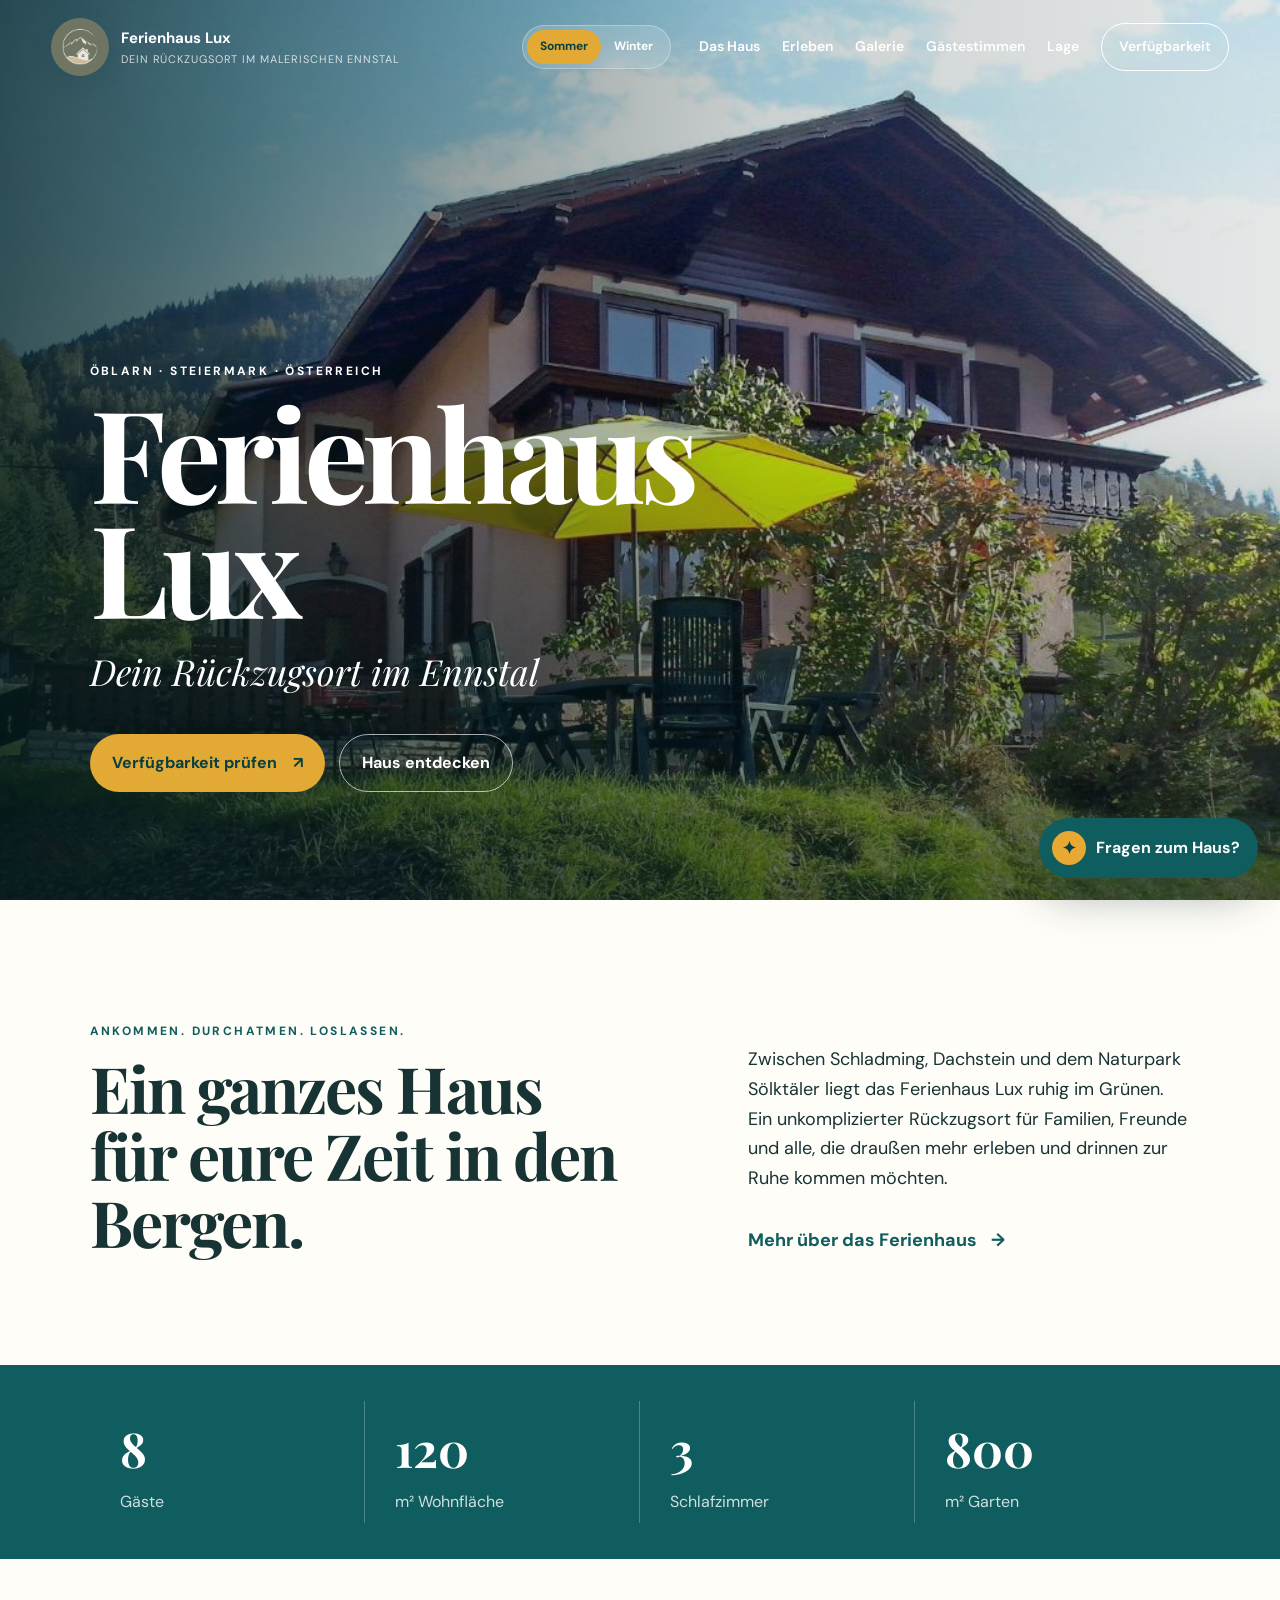
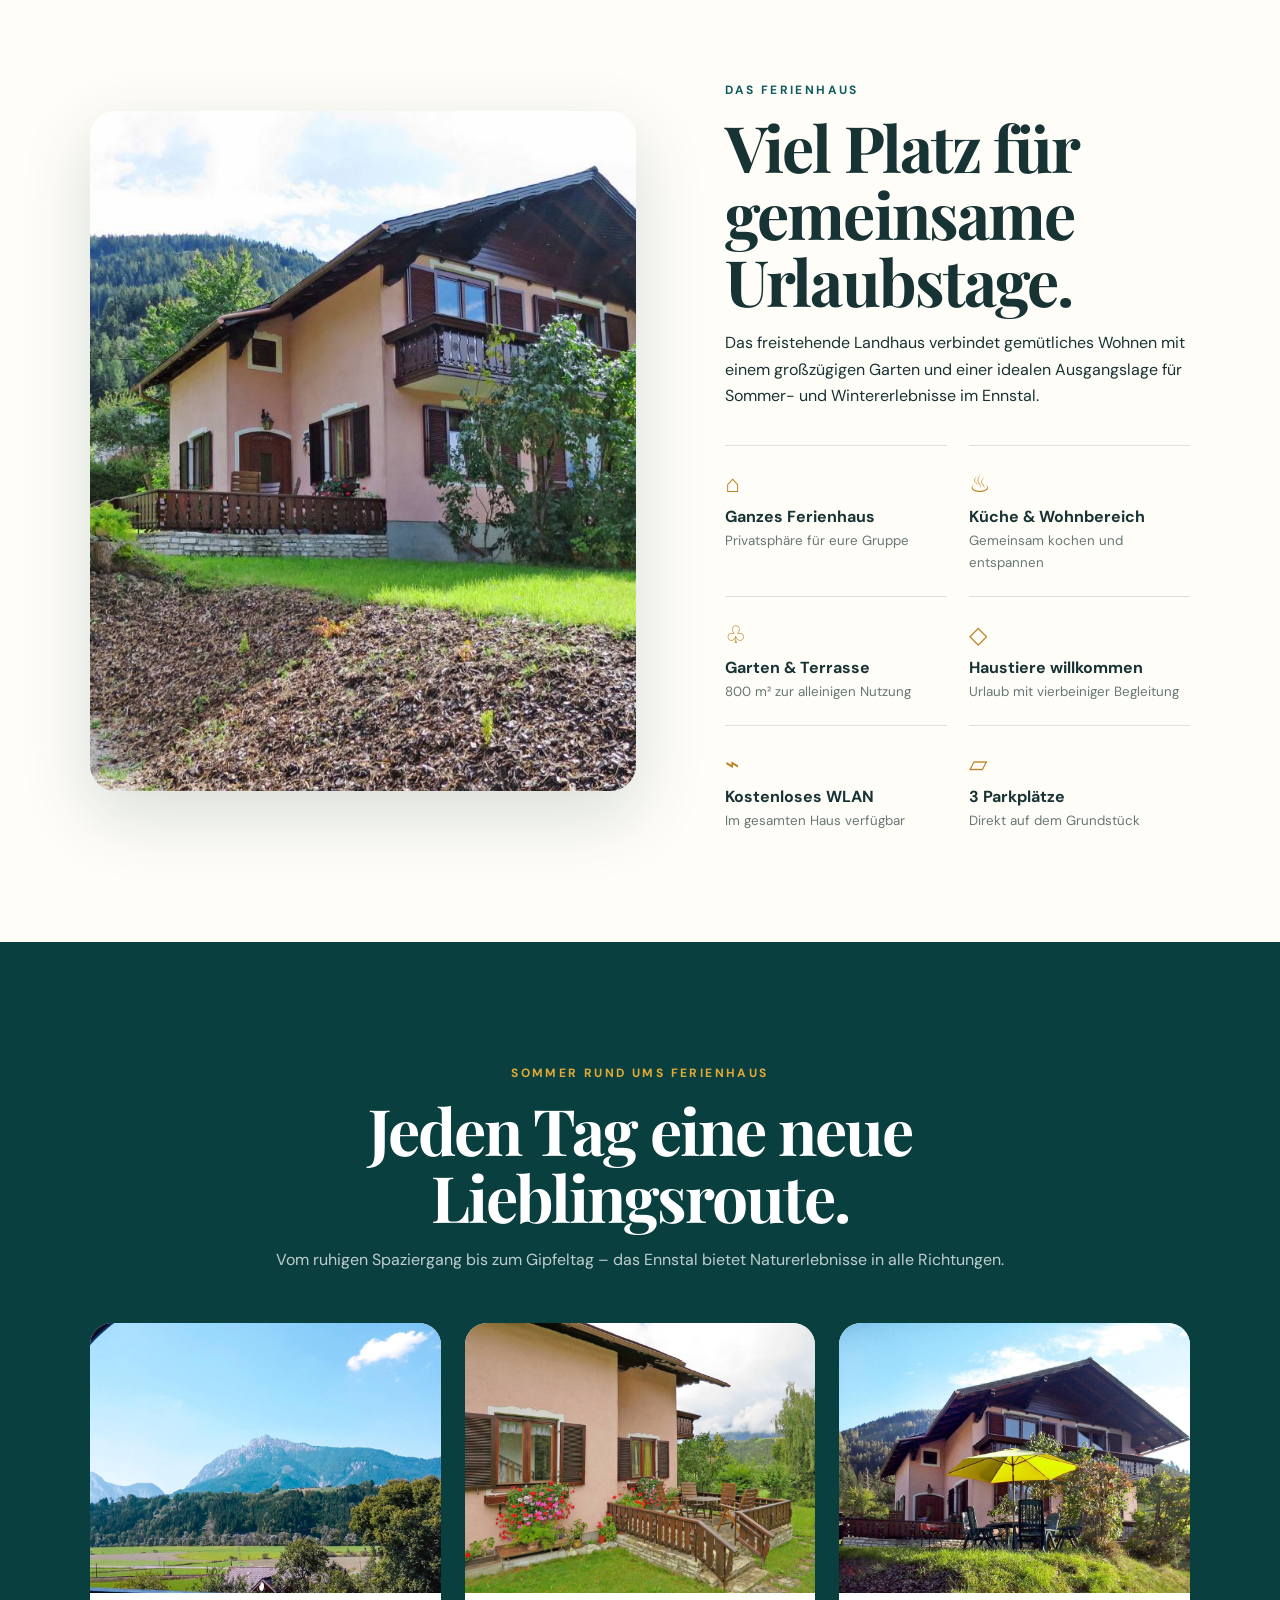
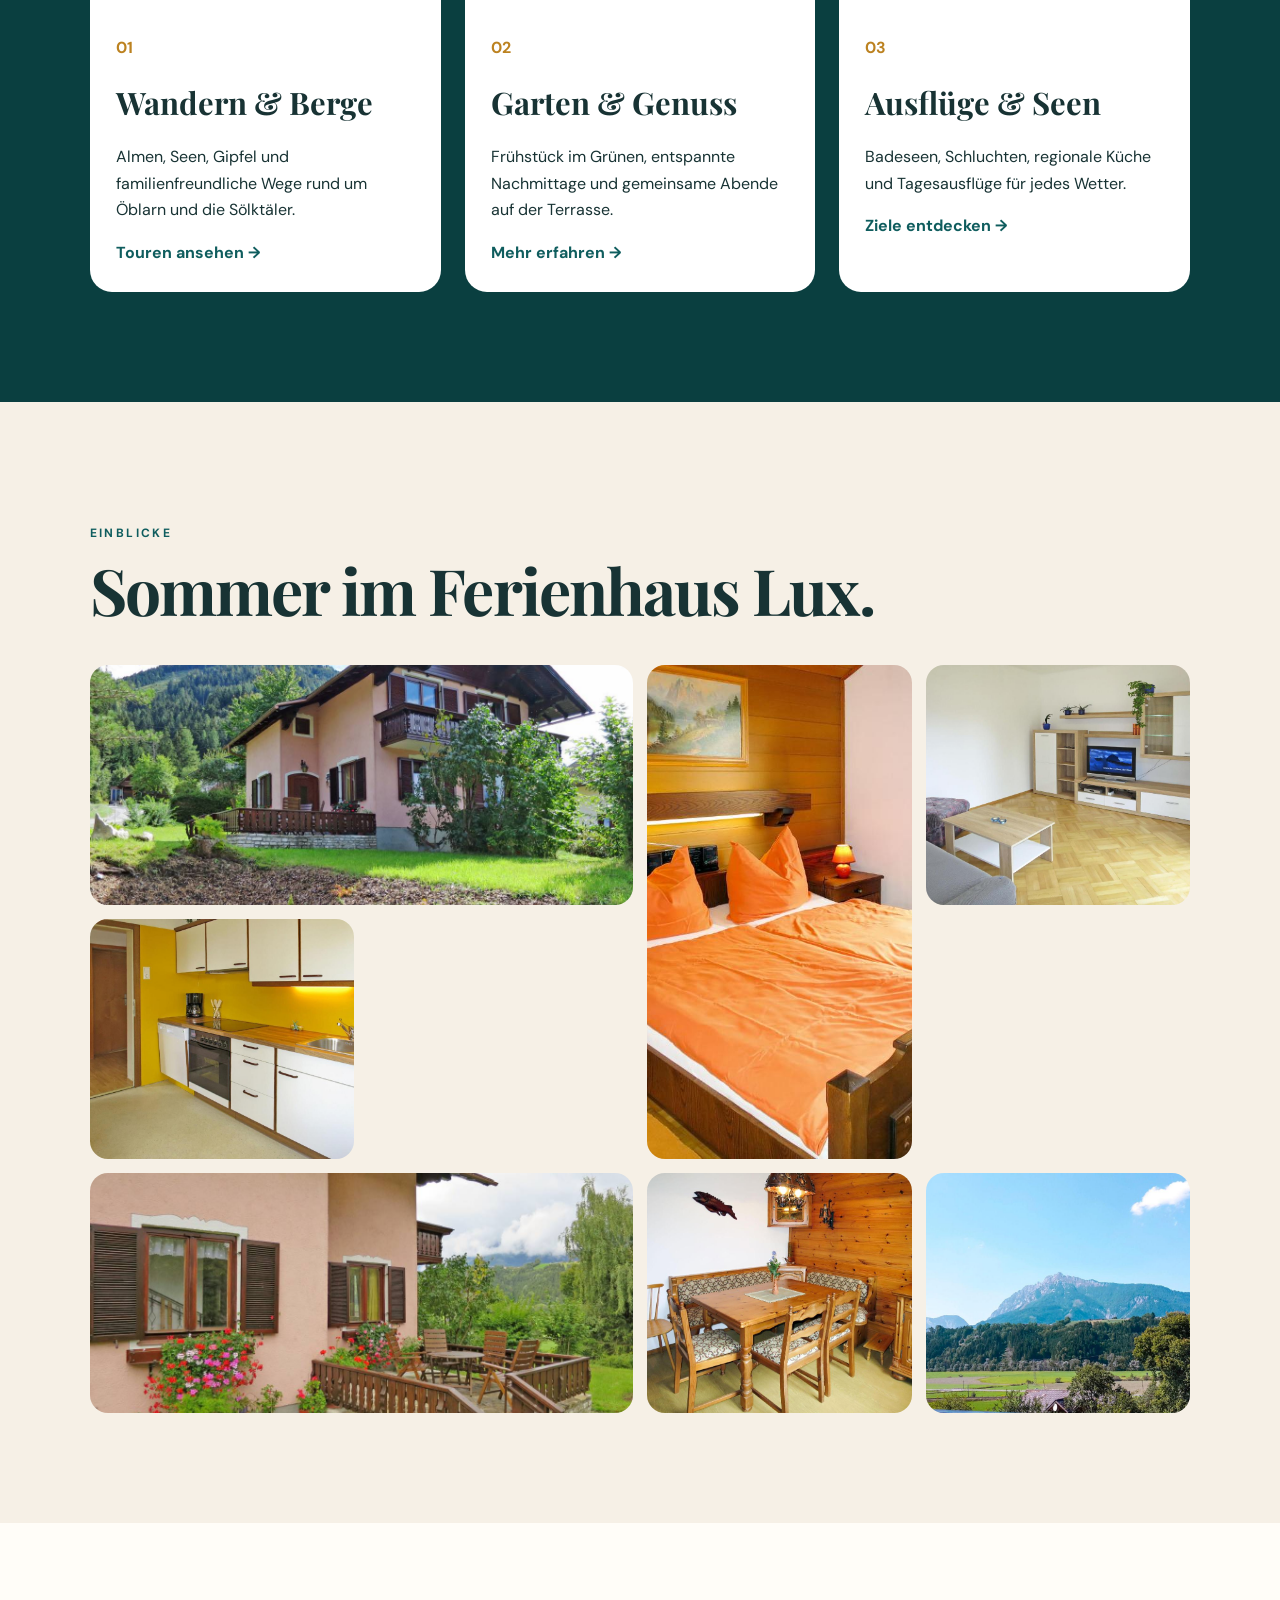
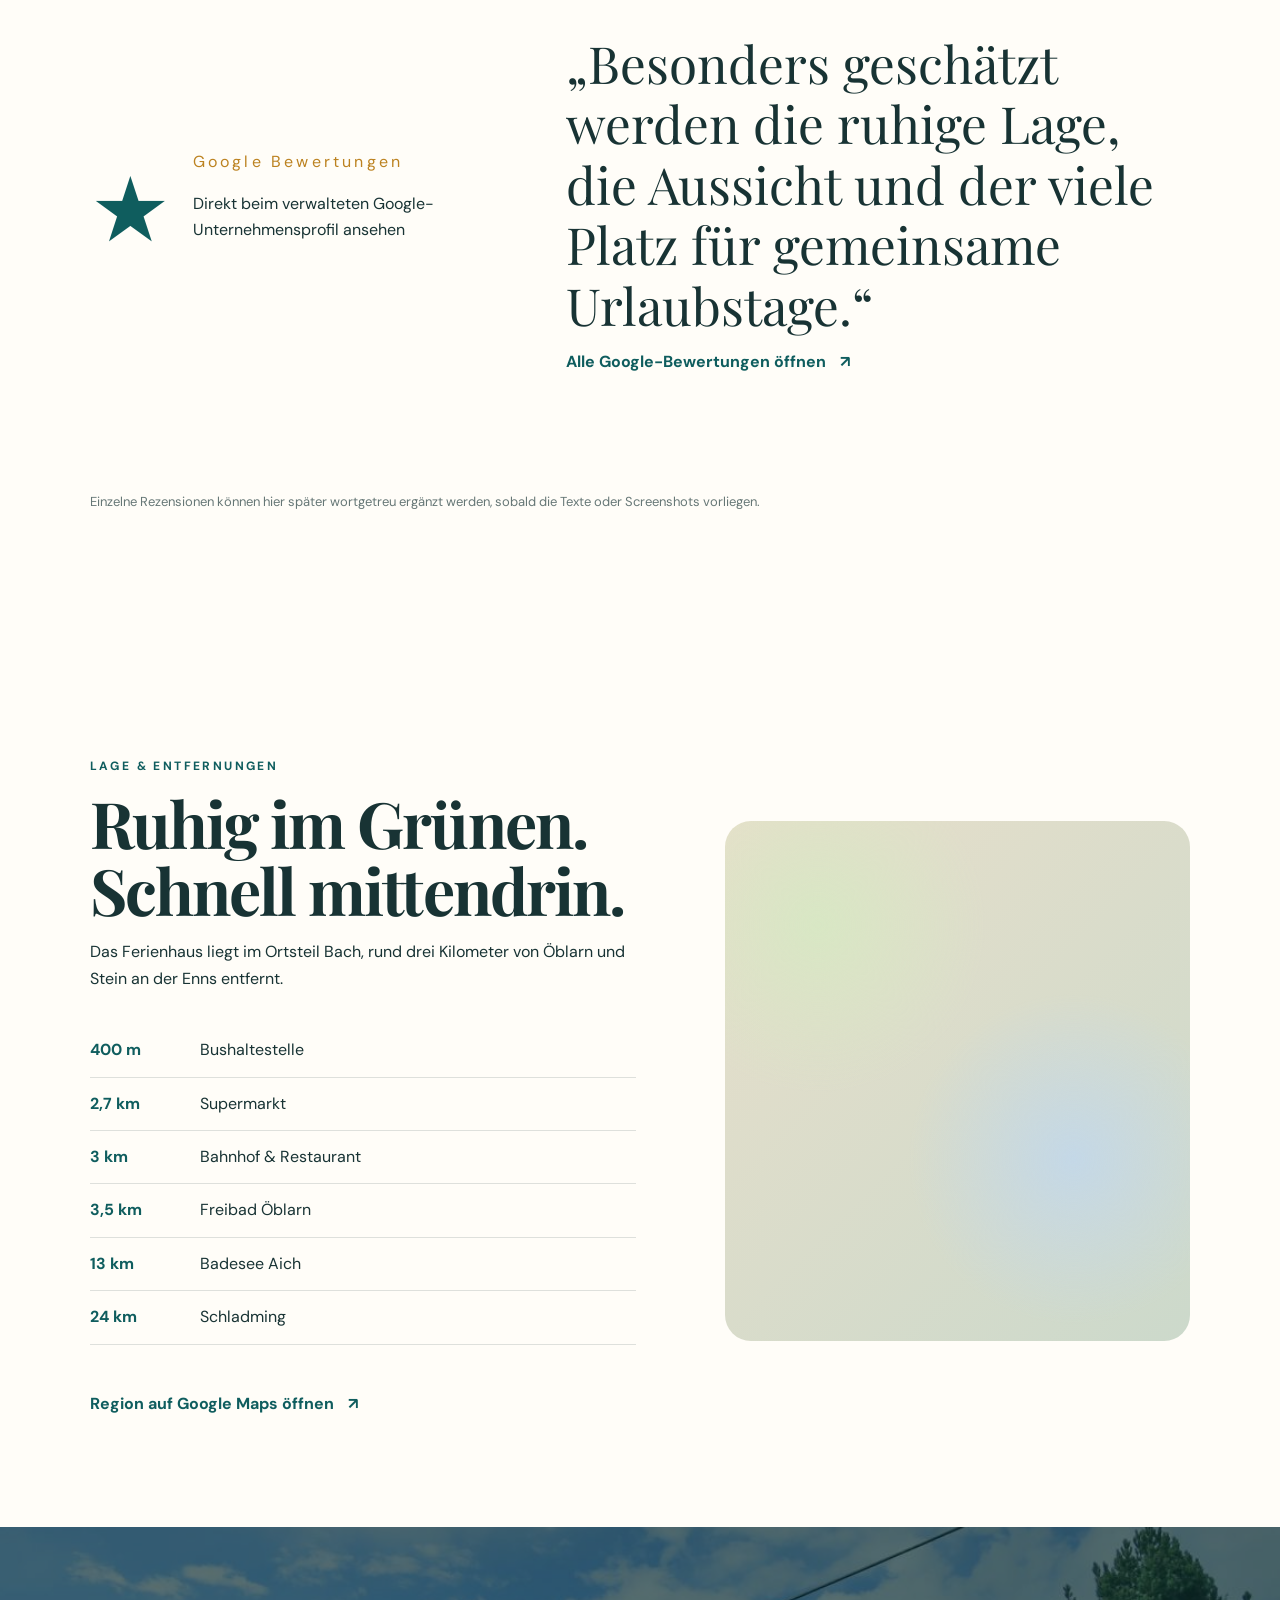
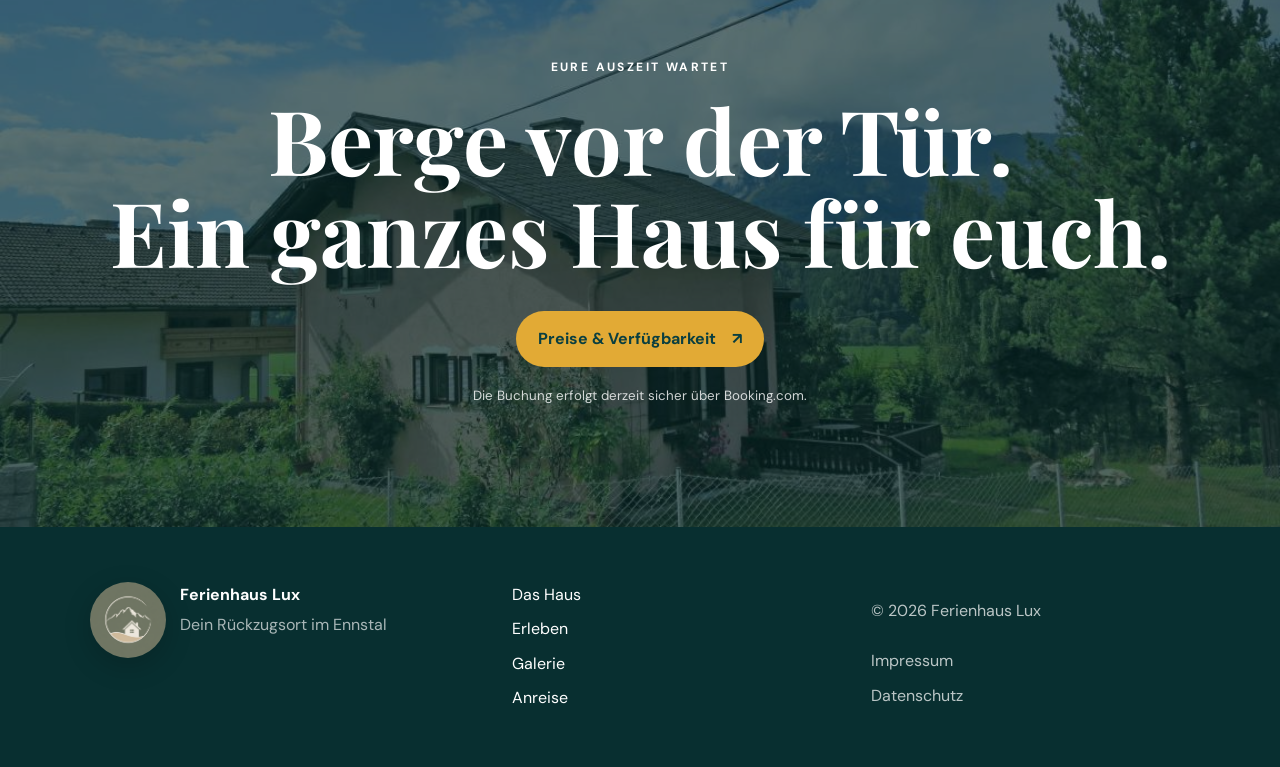
<file: index.html>
<!doctype html>
<html lang="de">
<head>
  <meta charset="utf-8" />
  <meta name="viewport" content="width=device-width, initial-scale=1" />
  <meta name="description" content="Ferienhaus Lux in Öblarn – Dein Rückzugsort im Ennstal. Platz für bis zu 8 Gäste, Garten, Bergnatur und ideale Lage für Wanderungen und Winterurlaub." />
  <title>Ferienhaus Lux | Dein Rückzugsort im malerischen Ennstal</title>
  <link rel="preconnect" href="https://fonts.googleapis.com">
  <link rel="preconnect" href="https://fonts.gstatic.com" crossorigin>
  <link href="https://fonts.googleapis.com/css2?family=DM+Sans:wght@400;500;600;700&family=Playfair+Display:ital,wght@0,600;1,500&display=swap" rel="stylesheet">
  <link rel="stylesheet" href="style.css" />
  <link rel="stylesheet" href="chat.css" />
  <script defer src="script.js"></script>
</head>
<body>
  <header class="site-header" id="siteHeader">
    <a class="brand" href="#top" aria-label="Zur Startseite">
      <img class="brand-logo" src="images/logo.png" alt="Logo Ferienhaus Lux" />
      <span><strong>Ferienhaus Lux</strong><small>Dein Rückzugsort im malerischen Ennstal</small></span>
    </a>
    <div class="season-switch" role="group" aria-label="Jahreszeit wählen">
      <button class="season-option active" data-season="summer" type="button">Sommer</button>
      <button class="season-option" data-season="winter" type="button">Winter</button>
    </div>
    <button class="menu-button" id="menuButton" aria-expanded="false" aria-controls="mainNav" aria-label="Menü öffnen"><span></span><span></span></button>
    <nav class="main-nav" id="mainNav">
      <a href="#haus">Das Haus</a><a href="#erleben">Erleben</a><a href="#galerie">Galerie</a><a href="#stimmen">Gästestimmen</a><a href="#lage">Lage</a>
      <a class="nav-cta" href="https://www.booking.com/hotel/at/ferienhaus-lux-260s.de.html" target="_blank" rel="noopener">Verfügbarkeit</a>
    </nav>
  </header>

  <main id="top">
    <section class="hero">
      <div class="hero-image summer-hero" role="img" aria-label="Ferienhaus Lux im Sommer"></div>
      <div class="hero-image winter-hero" role="img" aria-label="Ferienhaus Lux im Winter"></div>
      <div class="hero-shade"></div>
      <div class="hero-content reveal">
        <p class="eyebrow light">Öblarn · Steiermark · Österreich</p>
        <h1>Ferienhaus Lux</h1>
        <p class="hero-tagline" data-summer="Dein Rückzugsort im Ennstal" data-winter="Dein Rückzugsort im Ennstal">Dein Rückzugsort im Ennstal</p>
        <div class="hero-actions">
          <a class="button button-primary" href="https://www.booking.com/hotel/at/ferienhaus-lux-260s.de.html" target="_blank" rel="noopener">Verfügbarkeit prüfen <span>↗</span></a>
          <a class="button button-ghost" href="#haus">Haus entdecken</a>
        </div>
      </div>
      <a class="scroll-hint" href="#intro" aria-label="Weiter nach unten"><span></span>Entdecken</a>
    </section>

    <section class="intro section" id="intro">
      <div class="section-heading reveal">
        <p class="eyebrow">Ankommen. Durchatmen. Loslassen.</p>
        <h2>Ein ganzes Haus für eure Zeit in den Bergen.</h2>
      </div>
      <div class="intro-copy reveal">
        <p>Zwischen Schladming, Dachstein und dem Naturpark Sölktäler liegt das Ferienhaus Lux ruhig im Grünen. Ein unkomplizierter Rückzugsort für Familien, Freunde und alle, die draußen mehr erleben und drinnen zur Ruhe kommen möchten.</p>
        <a class="text-link" href="#haus">Mehr über das Ferienhaus <span>→</span></a>
      </div>
    </section>

    <section class="facts" aria-label="Eckdaten">
      <div class="fact reveal"><strong>8</strong><span>Gäste</span></div>
      <div class="fact reveal"><strong>120</strong><span>m² Wohnfläche</span></div>
      <div class="fact reveal"><strong>3</strong><span>Schlafzimmer</span></div>
      <div class="fact reveal"><strong>800</strong><span>m² Garten</span></div>
    </section>

    <section class="house section" id="haus">
      <div class="house-visual reveal">
        <img class="summer-content" src="images/vorderansicht2.jpg" alt="Ferienhaus Lux mit Garten im Sommer" />
        <img class="winter-content" src="images/winter_aussen2.jpeg" alt="Ferienhaus Lux in verschneiter Winterlandschaft" />
      </div>
      <div class="house-content reveal">
        <p class="eyebrow">Das Ferienhaus</p>
        <h2>Viel Platz für gemeinsame Urlaubstage.</h2>
        <p>Das freistehende Landhaus verbindet gemütliches Wohnen mit einem großzügigen Garten und einer idealen Ausgangslage für Sommer- und Wintererlebnisse im Ennstal.</p>
        <div class="feature-grid">
          <div><span>⌂</span><strong>Ganzes Ferienhaus</strong><small>Privatsphäre für eure Gruppe</small></div>
          <div><span>♨</span><strong>Küche & Wohnbereich</strong><small>Gemeinsam kochen und entspannen</small></div>
          <div><span>♧</span><strong>Garten & Terrasse</strong><small>800 m² zur alleinigen Nutzung</small></div>
          <div><span>◇</span><strong>Haustiere willkommen</strong><small>Urlaub mit vierbeiniger Begleitung</small></div>
          <div><span>⌁</span><strong>Kostenloses WLAN</strong><small>Im gesamten Haus verfügbar</small></div>
          <div><span>▱</span><strong>3 Parkplätze</strong><small>Direkt auf dem Grundstück</small></div>
        </div>
      </div>
    </section>

    <section class="experience section" id="erleben">
      <div class="section-heading centered reveal">
        <p class="eyebrow" data-summer="Sommer rund ums Ferienhaus" data-winter="Winter rund ums Ferienhaus">Sommer rund ums Ferienhaus</p>
        <h2 data-summer="Jeden Tag eine neue Lieblingsroute." data-winter="Schnee, Berge und stille Wintertage.">Jeden Tag eine neue Lieblingsroute.</h2>
        <p data-summer="Vom ruhigen Spaziergang bis zum Gipfeltag – das Ennstal bietet Naturerlebnisse in alle Richtungen." data-winter="Skifahren, Winterwandern und verschneite Ausflüge zwischen Schladming-Dachstein und Planneralm.">Vom ruhigen Spaziergang bis zum Gipfeltag – das Ennstal bietet Naturerlebnisse in alle Richtungen.</p>
      </div>
      <div class="cards summer-content">
        <article class="experience-card reveal"><img src="images/aussicht.jpg" alt="Blick auf den Grimming"><div><p class="card-index">01</p><h3>Wandern & Berge</h3><p>Almen, Seen, Gipfel und familienfreundliche Wege rund um Öblarn und die Sölktäler.</p><button class="card-button" data-modal="wandern">Touren ansehen →</button></div></article>
        <article class="experience-card reveal"><img src="images/terrasse.jpg" alt="Terrasse des Ferienhauses Lux"><div><p class="card-index">02</p><h3>Garten & Genuss</h3><p>Frühstück im Grünen, entspannte Nachmittage und gemeinsame Abende auf der Terrasse.</p><button class="card-button" data-modal="garten">Mehr erfahren →</button></div></article>
        <article class="experience-card reveal"><img src="images/vorderansicht.jpg" alt="Ferienhaus Lux im Sommer"><div><p class="card-index">03</p><h3>Ausflüge & Seen</h3><p>Badeseen, Schluchten, regionale Küche und Tagesausflüge für jedes Wetter.</p><button class="card-button" data-modal="ausfluege">Ziele entdecken →</button></div></article>
      </div>
      <div class="cards winter-content">
        <article class="experience-card reveal"><img src="images/winter_aussen1.jpeg" alt="Ferienhaus Lux im tief verschneiten Winter"><div><p class="card-index">01</p><h3>Skifahren</h3><p>Mehrere Skigebiete liegen gut erreichbar zwischen Schladming-Dachstein, Hauser Kaibling und Planneralm.</p><button class="card-button" data-modal="winter">Skigebiete ansehen →</button></div></article>
        <article class="experience-card reveal"><img src="images/winter_aussen2.jpeg" alt="Winteransicht des Ferienhauses Lux"><div><p class="card-index">02</p><h3>Winterwandern</h3><p>Verschneite Wege, klare Bergluft und ruhige Tage abseits der Pisten.</p><button class="card-button" data-modal="winterwandern">Wintertipps →</button></div></article>
        <article class="experience-card reveal"><img src="images/wohnzimmer.jpg" alt="Gemütliches Wohnzimmer im Ferienhaus Lux"><div><p class="card-index">03</p><h3>Gemütlich einkehren</h3><p>Nach einem Tag im Schnee wartet ein warmes Haus mit viel Platz für gemeinsame Abende.</p><button class="card-button" data-modal="winteraktiv">Mehr entdecken →</button></div></article>
      </div>
    </section>

    <section class="gallery section" id="galerie">
      <div class="section-heading reveal"><p class="eyebrow">Einblicke</p><h2 data-summer="Sommer im Ferienhaus Lux." data-winter="Winter im Ferienhaus Lux.">Sommer im Ferienhaus Lux.</h2></div>
      <div class="gallery-grid summer-gallery" id="summerGallery">
        <button class="gallery-item wide reveal"><img src="images/vorderansicht2.jpg" alt="Ferienhaus Lux mit Garten im Sommer" /></button>
        <button class="gallery-item tall reveal"><img src="images/zimmer_gross_balkon.jpg" alt="Großes Schlafzimmer mit Balkon" /></button>
        <button class="gallery-item reveal"><img src="images/wohnzimmer.jpg" alt="Helles Wohnzimmer" /></button>
        <button class="gallery-item reveal"><img src="images/kueche.jpg" alt="Voll ausgestattete Küche" /></button>
        <button class="gallery-item wide reveal"><img src="images/terrasse.jpg" alt="Terrasse und Garten" /></button>
        <button class="gallery-item reveal"><img src="images/fischerstueberl.jpg" alt="Gemütliche Stube" /></button>
        <button class="gallery-item reveal"><img src="images/aussicht.jpg" alt="Aussicht auf den Grimming" /></button>
      </div>
      <div class="gallery-grid winter-content" id="winterGallery">
        <button class="gallery-item wide reveal"><img src="images/winter_aussen1.jpeg" alt="Ferienhaus Lux im Winter von hinten" /></button>
        <button class="gallery-item wide reveal"><img src="images/winter_aussen2.jpeg" alt="Ferienhaus Lux im Winter von vorne" /></button>
        <button class="gallery-item reveal"><img src="images/wohnzimmer.jpg" alt="Wohnzimmer im Winterurlaub" /></button>
        <button class="gallery-item reveal"><img src="images/fischerstueberl.jpg" alt="Gemütliche Stube für Winterabende" /></button>
        <button class="gallery-item wide reveal"><img src="images/zimmer_gross_balkon.jpg" alt="Großes Schlafzimmer" /></button>
      </div>
    </section>

    <section class="testimonials section" id="stimmen">
      <div class="rating reveal"><span class="rating-number">★</span><div><div class="stars">Google Bewertungen</div><p>Direkt beim verwalteten Google-Unternehmensprofil ansehen</p></div></div>
      <div class="quote-wrap reveal">
        <blockquote>„Besonders geschätzt werden die ruhige Lage, die Aussicht und der viele Platz für gemeinsame Urlaubstage.“</blockquote>
        <a class="text-link" href="https://maps.app.goo.gl/Pu6VmG7neSs7AfJZ8" target="_blank" rel="noopener">Alle Google-Bewertungen öffnen <span>↗</span></a>
      </div>
      <p class="review-note reveal">Einzelne Rezensionen können hier später wortgetreu ergänzt werden, sobald die Texte oder Screenshots vorliegen.</p>
    </section>

    <section class="location section" id="lage">
      <div class="location-content reveal">
        <p class="eyebrow">Lage & Entfernungen</p>
        <h2>Ruhig im Grünen. Schnell mittendrin.</h2>
        <p>Das Ferienhaus liegt im Ortsteil Bach, rund drei Kilometer von Öblarn und Stein an der Enns entfernt.</p>
        <ul class="distance-list">
          <li><span>400 m</span>Bushaltestelle</li><li><span>2,7 km</span>Supermarkt</li><li><span>3 km</span>Bahnhof & Restaurant</li><li><span>3,5 km</span>Freibad Öblarn</li><li><span>13 km</span>Badesee Aich</li><li><span>24 km</span>Schladming</li>
        </ul>
        <a class="text-link" href="https://maps.app.goo.gl/Pu6VmG7neSs7AfJZ8" target="_blank" rel="noopener">Region auf Google Maps öffnen <span>↗</span></a>
      </div>
      <div class="map-card reveal">
        <iframe title="Google Maps – Ferienhaus Lux" src="https://www.google.com/maps?q=47.4465839,13.9606423&z=15&output=embed" loading="lazy" referrerpolicy="no-referrer-when-downgrade" allowfullscreen></iframe>
      </div>
    </section>

    <section class="booking-cta">
      <div class="booking-bg summer-booking-bg"></div><div class="booking-bg winter-booking-bg"></div><div class="booking-overlay"></div>
      <div class="booking-content reveal"><p class="eyebrow light">Eure Auszeit wartet</p><h2>Berge vor der Tür.<br>Ein ganzes Haus für euch.</h2><a class="button button-primary" href="https://www.booking.com/hotel/at/ferienhaus-lux-260s.de.html" target="_blank" rel="noopener">Preise & Verfügbarkeit <span>↗</span></a><small>Die Buchung erfolgt derzeit sicher über Booking.com.</small></div>
    </section>
  </main>

  <footer>
    <div class="footer-brand"><img class="footer-logo" src="images/logo.png" alt="Logo Ferienhaus Lux" /><div><strong>Ferienhaus Lux</strong><p>Dein Rückzugsort im Ennstal</p></div></div>
    <div class="footer-links"><a href="#haus">Das Haus</a><a href="#erleben">Erleben</a><a href="#galerie">Galerie</a><a href="#lage">Anreise</a></div>
    <div class="footer-meta"><p>© <span id="year"></span> Ferienhaus Lux</p><a href="#" data-modal="impressum">Impressum</a><a href="#" data-modal="datenschutz">Datenschutz</a></div>
  </footer>


  <aside class="chat-widget" id="chatWidget" aria-label="Digitaler Gästeassistent">
    <button class="chat-launcher" id="chatLauncher" type="button" aria-expanded="false" aria-controls="chatPanel">
      <span class="chat-launcher-icon" aria-hidden="true">✦</span>
      <span class="chat-launcher-label">Fragen zum Haus?</span>
    </button>

    <section class="chat-panel" id="chatPanel" hidden>
      <header class="chat-header">
        <div class="chat-avatar" aria-hidden="true">L</div>
        <div>
          <strong>Lux Gästeassistent</strong>
          <span><i></i> Online · antwortet sofort</span>
        </div>
        <button class="chat-close" id="chatClose" type="button" aria-label="Chat schließen">×</button>
      </header>

      <div class="chat-messages" id="chatMessages" role="log" aria-live="polite" aria-label="Chatverlauf">
        <div class="chat-message assistant">
          <div class="chat-bubble">Hallo! Ich beantworte Fragen zum Ferienhaus Lux, zur Ausstattung und zur Lage. Wobei darf ich helfen?</div>
        </div>
      </div>

      <div class="chat-suggestions" id="chatSuggestions" aria-label="Beispielfragen">
        <button type="button">Wie viele Personen haben Platz?</button>
        <button type="button">Sind Haustiere erlaubt?</button>
        <button type="button">Wie weit ist Schladming entfernt?</button>
      </div>

      <form class="chat-form" id="chatForm">
        <label class="sr-only" for="chatInput">Nachricht</label>
        <textarea id="chatInput" rows="1" maxlength="600" placeholder="Frage zum Ferienhaus …" required></textarea>
        <button class="chat-send" type="submit" aria-label="Nachricht senden">➤</button>
      </form>
      <p class="chat-disclaimer">Der Assistent kann sich irren. Verfügbarkeit und Preise bitte auf Booking.com prüfen.</p>
    </section>
  </aside>

  <dialog class="modal" id="contentModal"><button class="modal-close" aria-label="Schließen">×</button><div id="modalContent"></div></dialog>
  <dialog class="lightbox" id="lightbox"><button class="modal-close" aria-label="Schließen">×</button><img id="lightboxImage" alt="Vergrößerte Galerieansicht" /></dialog>
</body>
</html>
</file>
<file: style.css>
:root{--petrol:#0f5d5e;--petrol-dark:#0a3f40;--cream:#f6f0e6;--paper:#fffdf8;--ochre:#e2aa35;--ochre-dark:#bc8220;--ink:#183334;--muted:#667776;--line:rgba(24,51,52,.14);--white:#fff;--shadow:0 24px 70px rgba(10,63,64,.16);--radius:26px}
*{box-sizing:border-box}html{scroll-behavior:smooth}body{margin:0;font-family:'DM Sans',sans-serif;background:var(--paper);color:var(--ink);line-height:1.65}body[data-season="winter"]{--petrol:#2e5d78;--petrol-dark:#173b50;--ochre:#d9b56c;--ochre-dark:#b38a3e;--cream:#eef4f7;--paper:#f8fbfc;--ink:#18303d;--muted:#647681}.section{padding:110px min(7vw,110px)}img{display:block;max-width:100%}a{color:inherit;text-decoration:none}button{font:inherit}.site-header{position:fixed;z-index:50;left:0;right:0;top:0;display:flex;align-items:center;gap:28px;padding:18px min(4vw,60px);transition:.3s;color:#fff}.site-header.scrolled{background:rgba(255,253,248,.94);backdrop-filter:blur(16px);box-shadow:0 10px 35px rgba(10,63,64,.1);color:var(--ink)}.brand{display:flex;align-items:center;gap:12px;margin-right:auto}.brand-mark{width:40px;height:40px;border-radius:50%;display:grid;place-items:center;background:var(--ochre);color:var(--petrol-dark);font-family:'Playfair Display',serif;font-size:23px;font-weight:700}.brand strong{display:block;font-size:15px}.brand small{display:block;opacity:.76;font-size:11px;letter-spacing:.08em;text-transform:uppercase}.main-nav{display:flex;align-items:center;gap:22px;font-size:14px;font-weight:600}.main-nav a{transition:.2s}.main-nav a:hover{opacity:.7}.nav-cta{padding:11px 17px;border:1px solid currentColor;border-radius:999px}.season-switch{display:flex;padding:4px;border-radius:999px;background:rgba(255,255,255,.16);backdrop-filter:blur(10px);border:1px solid rgba(255,255,255,.3)}.scrolled .season-switch{background:var(--cream);border-color:var(--line)}.season-option{border:0;background:transparent;color:inherit;padding:7px 13px;border-radius:999px;cursor:pointer;font-size:12px;font-weight:700}.season-option.active{background:var(--ochre);color:var(--petrol-dark)}.menu-button{display:none;border:0;background:none;width:40px;height:40px;position:relative}.menu-button span{position:absolute;width:24px;height:2px;background:currentColor;left:8px;top:14px}.menu-button span:last-child{top:23px}.hero{height:100vh;min-height:680px;position:relative;display:grid;align-items:end;overflow:hidden}.hero-image{position:absolute;inset:0;background-size:cover;background-position:center;transition:opacity .7s ease,transform 8s ease}.summer-hero{background-image:url('images/vorderansicht.jpg');opacity:1}.winter-hero{background-image:url('images/winter_aussen1.jpeg');opacity:0}.hero:hover .hero-image{transform:scale(1.035)}body[data-season="winter"] .summer-hero{opacity:0}body[data-season="winter"] .winter-hero{opacity:1}.hero-shade{position:absolute;inset:0;background:linear-gradient(90deg,rgba(4,28,28,.74),rgba(4,28,28,.2) 60%,rgba(4,28,28,.1)),linear-gradient(0deg,rgba(4,28,28,.55),transparent 55%)}.hero-content{position:relative;z-index:2;color:#fff;padding:0 min(7vw,110px) 12vh;max-width:900px}.hero h1{font-family:'Playfair Display',serif;font-size:clamp(64px,10vw,132px);line-height:.9;margin:12px 0 18px;letter-spacing:-.045em}.hero-tagline{font-size:clamp(22px,3vw,36px);margin:0 0 32px;font-family:'Playfair Display',serif;font-style:italic}.eyebrow{font-size:12px;text-transform:uppercase;letter-spacing:.2em;font-weight:700;color:var(--petrol)}.eyebrow.light{color:#fff}.hero-actions{display:flex;gap:14px;flex-wrap:wrap}.button{display:inline-flex;align-items:center;gap:16px;padding:15px 22px;border-radius:999px;font-weight:700;transition:.25s}.button-primary{background:var(--ochre);color:var(--petrol-dark)}.button-primary:hover{transform:translateY(-2px);background:#f0bd54}.button-ghost{border:1px solid rgba(255,255,255,.65);color:#fff}.button-ghost:hover{background:#fff;color:var(--ink)}.scroll-hint{position:absolute;right:min(4vw,60px);bottom:35px;color:#fff;z-index:2;font-size:11px;text-transform:uppercase;letter-spacing:.16em;display:flex;align-items:center;gap:10px}.scroll-hint span{width:38px;height:1px;background:#fff}.intro{display:grid;grid-template-columns:1.2fr 1fr;gap:10vw;align-items:end}.section-heading h2,.house-content h2,.showcase-copy h2,.location h2{font-family:'Playfair Display',serif;font-size:clamp(40px,5vw,72px);line-height:1.05;margin:12px 0 0;letter-spacing:-.03em}.intro-copy{font-size:18px}.text-link{font-weight:700;color:var(--petrol);display:inline-flex;gap:14px;margin-top:14px}.facts{display:grid;grid-template-columns:repeat(4,1fr);background:var(--petrol);color:#fff;padding:36px min(7vw,110px)}.fact{border-right:1px solid rgba(255,255,255,.25);padding:8px 30px}.fact:last-child{border:0}.fact strong{font-family:'Playfair Display',serif;font-size:48px;display:block}.fact span{opacity:.8}.house,.split-showcase,.location{display:grid;grid-template-columns:1.08fr .92fr;gap:7vw;align-items:center}.house-visual,.showcase-image{position:relative}.house-visual img,.showcase-image img{width:100%;height:680px;object-fit:cover;border-radius:var(--radius);box-shadow:var(--shadow)}.image-note{position:absolute;left:20px;bottom:20px;background:rgba(255,255,255,.92);padding:9px 13px;border-radius:999px;font-size:12px}.feature-grid{display:grid;grid-template-columns:1fr 1fr;gap:22px;margin-top:36px}.feature-grid div{padding-top:18px;border-top:1px solid var(--line)}.feature-grid span{display:block;color:var(--ochre-dark);font-size:24px}.feature-grid strong,.feature-grid small{display:block}.feature-grid small{color:var(--muted)}.split-showcase{background:var(--cream)}.showcase-image img{height:560px}.experience{background:var(--petrol-dark);color:#fff}.centered{text-align:center;max-width:850px;margin:0 auto 50px}.centered .eyebrow{color:var(--ochre)}.centered p{color:rgba(255,255,255,.74)}.cards{display:grid;grid-template-columns:repeat(3,1fr);gap:24px}.experience-card{background:#fff;color:var(--ink);border-radius:22px;overflow:hidden}.experience-card img,.winter-placeholder{height:270px;width:100%;object-fit:cover}.winter-placeholder{display:grid;place-items:center;background:linear-gradient(145deg,#dceaf1,#9ebfd1);color:#244b61;font-weight:700;letter-spacing:.08em;text-transform:uppercase}.experience-card>div:last-child{padding:26px}.card-index{color:var(--ochre-dark);font-weight:700}.experience-card h3{font-family:'Playfair Display',serif;font-size:31px;margin:5px 0}.card-button{border:0;background:none;color:var(--petrol);padding:0;font-weight:700;cursor:pointer}.gallery{background:var(--cream)}.gallery-grid{margin-top:42px;display:grid;grid-template-columns:repeat(4,1fr);grid-auto-rows:240px;gap:14px}.gallery-item{border:0;padding:0;overflow:hidden;border-radius:18px;cursor:zoom-in;background:#ddd}.gallery-item img{width:100%;height:100%;object-fit:cover;transition:.35s}.gallery-item:hover img{transform:scale(1.05)}.gallery-item.wide{grid-column:span 2}.gallery-item.tall{grid-row:span 2}.winter-gallery-card{padding:70px;text-align:center;border:1px dashed rgba(46,93,120,.35);border-radius:24px;background:#fff}.winter-gallery-card span{font-size:44px}.winter-gallery-card h3{font-family:'Playfair Display',serif;font-size:36px;margin:10px}.winter-content{display:none}body[data-season="winter"] .summer-content,body[data-season="winter"] .summer-gallery{display:none}body[data-season="winter"] .winter-content{display:grid}.testimonials{display:grid;grid-template-columns:.75fr 1.25fr;gap:8vw;align-items:center}.rating{display:flex;gap:22px;align-items:center}.rating-number{font-family:'Playfair Display',serif;font-size:90px;color:var(--petrol)}.stars{color:var(--ochre-dark);letter-spacing:.2em}.quote-wrap blockquote{font-family:'Playfair Display',serif;font-size:clamp(30px,4vw,54px);line-height:1.18;margin:0}.quote-wrap p,.review-note{color:var(--muted)}.review-note{grid-column:1/-1;font-size:13px}.distance-list{list-style:none;padding:0;margin:32px 0}.distance-list li{display:flex;gap:30px;padding:13px 0;border-bottom:1px solid var(--line)}.distance-list span{font-weight:700;color:var(--petrol);min-width:80px}.map-card{min-height:520px;border-radius:var(--radius);overflow:hidden;background:radial-gradient(circle at 20% 20%,#d8e7c4,transparent 30%),radial-gradient(circle at 75% 65%,#c4d8e7,transparent 34%),linear-gradient(135deg,#e7dfca,#ccd9cb);position:relative}.map-art{position:absolute;inset:0;display:grid;place-items:center;text-align:center}.map-pin{width:55px;height:55px;border-radius:50% 50% 50% 0;background:var(--petrol);transform:rotate(-45deg);display:grid;place-items:center;box-shadow:0 16px 35px rgba(15,93,94,.25)}.map-pin i{width:16px;height:16px;border-radius:50%;background:#fff}.map-art p{margin-top:110px;position:absolute}.booking-cta{min-height:600px;position:relative;display:grid;place-items:center;text-align:center;color:#fff;overflow:hidden}.booking-bg{position:absolute;inset:0;background:url('images/hinteransicht.jpg') center/cover}.booking-overlay{position:absolute;inset:0;background:rgba(5,39,40,.65)}.booking-content{position:relative;z-index:2}.booking-content h2{font-family:'Playfair Display',serif;font-size:clamp(45px,7vw,90px);line-height:1.02;margin:15px 0 35px}.booking-content small{display:block;margin-top:18px;opacity:.8}footer{background:#082f30;color:#fff;padding:55px min(7vw,110px);display:grid;grid-template-columns:1.2fr 1fr 1fr;gap:40px}.footer-brand{display:flex;gap:14px}.footer-brand p{margin:4px 0;opacity:.65}.footer-links,.footer-meta{display:flex;flex-direction:column;gap:8px}.footer-meta{opacity:.72}.modal,.lightbox{border:0;border-radius:22px;padding:0;box-shadow:var(--shadow);max-width:min(720px,92vw)}.modal::backdrop,.lightbox::backdrop{background:rgba(5,35,36,.78)}.modal>div{padding:50px}.modal-close{position:absolute;right:16px;top:12px;border:0;background:transparent;font-size:32px;cursor:pointer;z-index:2}.lightbox{background:#111;max-width:94vw}.lightbox img{max-width:94vw;max-height:90vh}.lightbox .modal-close{color:#fff}.reveal{opacity:0;transform:translateY(24px);transition:.7s ease}.reveal.visible{opacity:1;transform:none}
@media(max-width:1000px){.main-nav{position:fixed;inset:76px 18px auto;background:var(--paper);color:var(--ink);padding:26px;border-radius:20px;display:none;flex-direction:column;align-items:flex-start;box-shadow:var(--shadow)}.main-nav.open{display:flex}.menu-button{display:block;color:inherit}.season-switch{margin-left:auto}.site-header .brand{margin-right:0}.intro,.house,.split-showcase,.location,.testimonials{grid-template-columns:1fr}.cards{grid-template-columns:1fr}.experience-card{display:grid;grid-template-columns:1fr 1fr}.experience-card img,.winter-placeholder{height:100%;min-height:290px}.gallery-grid{grid-template-columns:repeat(2,1fr)}.facts{grid-template-columns:repeat(2,1fr)}.fact:nth-child(2){border-right:0}.house-visual img,.showcase-image img{height:500px}footer{grid-template-columns:1fr 1fr}}
@media(max-width:650px){.section{padding:78px 22px}.site-header{padding:13px 16px}.brand small{display:none}.season-switch{order:2}.season-option{padding:6px 9px}.hero{min-height:700px}.hero-content{padding:0 22px 13vh}.hero h1{font-size:64px}.facts{padding:20px 18px}.fact{padding:14px}.fact strong{font-size:38px}.experience-card{display:block}.gallery-grid{grid-template-columns:1fr;grid-auto-rows:250px}.gallery-item.wide{grid-column:auto}.gallery-item.tall{grid-row:auto}.feature-grid{grid-template-columns:1fr}.house-visual img,.showcase-image img{height:420px}.rating-number{font-size:66px}footer{grid-template-columns:1fr}.scroll-hint{display:none}}
.map-card iframe{width:100%;height:100%;min-height:520px;border:0;display:block}
.winter-booking-bg{background-image:url('images/winter_aussen1.jpeg');opacity:0;transition:opacity .6s ease}
.summer-booking-bg{opacity:1;transition:opacity .6s ease}
body[data-season="winter"] .summer-booking-bg{opacity:0}
body[data-season="winter"] .winter-booking-bg{opacity:1}
body[data-season="winter"] .booking-overlay{background:rgba(20,45,65,.62)}
body[data-season="winter"] .hero-shade{background:linear-gradient(90deg,rgba(15,34,51,.76),rgba(15,34,51,.18) 62%),linear-gradient(0deg,rgba(15,34,51,.5),transparent 58%)}
.house-visual img.winter-content{display:none}
body[data-season="winter"] .house-visual img.winter-content{display:block}

/* Brand logo */
.brand-logo {
  width: 58px;
  height: 58px;
  flex: 0 0 58px;
  object-fit: cover;
  border-radius: 50%;
  box-shadow: 0 6px 22px rgba(23, 48, 51, 0.16);
}

.footer-logo {
  width: 76px;
  height: 76px;
  object-fit: cover;
  border-radius: 50%;
  box-shadow: 0 8px 28px rgba(0, 0, 0, 0.18);
}

@media (max-width: 760px) {
  .brand-logo {
    width: 46px;
    height: 46px;
    flex-basis: 46px;
  }

  .brand small {
    max-width: 175px;
    line-height: 1.2;
  }

  .footer-logo {
    width: 64px;
    height: 64px;
  }
}
\n\n/* Digitaler Gästeassistent */\n.sr-only{position:absolute!important;width:1px!important;height:1px!important;padding:0!important;margin:-1px!important;overflow:hidden!important;clip:rect(0,0,0,0)!important;white-space:nowrap!important;border:0!important}\n.chat-widget{position:fixed;right:22px;bottom:22px;z-index:1000;font-family:'DM Sans',sans-serif}\n.chat-launcher{border:0;border-radius:999px;background:var(--petrol);color:#fff;display:flex;align-items:center;gap:10px;padding:13px 18px 13px 13px;box-shadow:0 15px 45px rgba(5,39,40,.3);cursor:pointer;font:inherit;font-weight:700;transition:transform .2s ease,box-shadow .2s ease}\n.chat-launcher:hover{transform:translateY(-2px);box-shadow:0 20px 55px rgba(5,39,40,.38)}\n.chat-launcher-icon{width:34px;height:34px;border-radius:50%;display:grid;place-items:center;background:var(--ochre);color:var(--petrol-dark);font-size:17px}\n.chat-panel{position:absolute;right:0;bottom:64px;width:min(390px,calc(100vw - 28px));height:min(620px,calc(100vh - 110px));background:#fff;border:1px solid rgba(13,77,78,.12);border-radius:24px;box-shadow:0 24px 80px rgba(5,39,40,.3);overflow:hidden;display:flex;flex-direction:column;transform-origin:bottom right;animation:chatIn .22s ease}\n.chat-panel[hidden]{display:none}\n@keyframes chatIn{from{opacity:0;transform:translateY(12px) scale(.97)}to{opacity:1;transform:none}}\n.chat-header{background:var(--petrol-dark);color:#fff;padding:16px;display:flex;align-items:center;gap:11px}\n.chat-avatar{width:42px;height:42px;border-radius:50%;display:grid;place-items:center;background:var(--ochre);color:var(--petrol-dark);font-family:'Playfair Display',serif;font-size:22px;font-weight:700}\n.chat-header strong,.chat-header span{display:block}.chat-header span{font-size:12px;opacity:.76;margin-top:2px}.chat-header i{display:inline-block;width:7px;height:7px;border-radius:50%;background:#80d7a4;margin-right:4px}\n.chat-close{margin-left:auto;border:0;background:transparent;color:#fff;font-size:28px;line-height:1;cursor:pointer;padding:5px}\n.chat-messages{flex:1;overflow-y:auto;padding:18px;background:linear-gradient(180deg,#f7f5ef,#fff)}\n.chat-message{display:flex;margin-bottom:12px}.chat-message.user{justify-content:flex-end}.chat-bubble{max-width:84%;border-radius:18px 18px 18px 5px;padding:11px 13px;background:#fff;color:var(--ink);box-shadow:0 5px 16px rgba(6,50,51,.08);font-size:14px;line-height:1.48;white-space:pre-wrap}.chat-message.user .chat-bubble{background:var(--petrol);color:#fff;border-radius:18px 18px 5px 18px;box-shadow:none}.chat-message.error .chat-bubble{background:#fff4ed;color:#7b3b25}.chat-message.typing .chat-bubble{display:flex;gap:4px;padding:14px}.chat-message.typing span{width:6px;height:6px;background:var(--muted);border-radius:50%;animation:chatDot 1.1s infinite}.chat-message.typing span:nth-child(2){animation-delay:.14s}.chat-message.typing span:nth-child(3){animation-delay:.28s}@keyframes chatDot{0%,60%,100%{transform:none;opacity:.45}30%{transform:translateY(-4px);opacity:1}}\n.chat-suggestions{padding:0 14px 10px;display:flex;gap:7px;overflow-x:auto;background:#fff}.chat-suggestions button{white-space:nowrap;border:1px solid rgba(15,93,94,.18);background:#fff;color:var(--petrol);padding:8px 10px;border-radius:999px;font:inherit;font-size:12px;cursor:pointer}.chat-suggestions button:hover{background:var(--cream)}\n.chat-form{margin:0 12px 8px;border:1px solid rgba(15,93,94,.2);border-radius:18px;display:flex;align-items:flex-end;background:#fff;padding:5px 5px 5px 12px}.chat-form textarea{border:0;outline:0;resize:none;flex:1;max-height:100px;padding:8px 4px;font:inherit;font-size:14px;background:transparent}.chat-send{width:39px;height:39px;flex:0 0 39px;border:0;border-radius:13px;background:var(--ochre);color:var(--petrol-dark);cursor:pointer;font-size:16px}.chat-send:disabled{opacity:.45;cursor:not-allowed}.chat-disclaimer{font-size:10px;line-height:1.35;color:var(--muted);text-align:center;margin:0 15px 10px}\n@media(max-width:650px){.chat-widget{right:14px;bottom:14px}.chat-launcher-label{display:none}.chat-launcher{padding:10px}.chat-panel{position:fixed;inset:12px;width:auto;height:auto;bottom:12px;border-radius:22px}.chat-launcher-icon{width:38px;height:38px}}\n
</file>
<file: chat.css>
/* Digitaler Gästeassistent – bewusst separat, damit der Button zuverlässig geladen wird. */
.sr-only{position:absolute!important;width:1px!important;height:1px!important;padding:0!important;margin:-1px!important;overflow:hidden!important;clip:rect(0,0,0,0)!important;white-space:nowrap!important;border:0!important}
.chat-widget{position:fixed;right:22px;bottom:22px;z-index:10000;font-family:'DM Sans',Arial,sans-serif}
.chat-launcher{border:0;border-radius:999px;background:#0f5d5e;color:#fff;display:flex;align-items:center;gap:10px;padding:13px 18px 13px 13px;box-shadow:0 15px 45px rgba(5,39,40,.38);cursor:pointer;font:inherit;font-weight:700;transition:transform .2s ease,box-shadow .2s ease}
.chat-launcher:hover,.chat-launcher:focus-visible{transform:translateY(-2px);box-shadow:0 20px 55px rgba(5,39,40,.48);outline:3px solid rgba(231,169,52,.45);outline-offset:3px}
.chat-launcher-icon{width:34px;height:34px;border-radius:50%;display:grid;place-items:center;background:#e7a934;color:#083f40;font-size:17px;flex:0 0 auto}
.chat-launcher-label{display:inline!important;white-space:nowrap}
.chat-panel{position:absolute;right:0;bottom:70px;width:min(390px,calc(100vw - 28px));height:min(620px,calc(100vh - 110px));background:#fff;border:1px solid rgba(13,77,78,.12);border-radius:24px;box-shadow:0 24px 80px rgba(5,39,40,.3);overflow:hidden;display:flex;flex-direction:column;transform-origin:bottom right;animation:chatIn .22s ease}
.chat-panel[hidden]{display:none!important}
@keyframes chatIn{from{opacity:0;transform:translateY(12px) scale(.97)}to{opacity:1;transform:none}}
.chat-header{background:#083f40;color:#fff;padding:16px;display:flex;align-items:center;gap:11px}
.chat-avatar{width:42px;height:42px;border-radius:50%;display:grid;place-items:center;background:#e7a934;color:#083f40;font-family:'Playfair Display',serif;font-size:22px;font-weight:700}
.chat-header strong,.chat-header span{display:block}.chat-header span{font-size:12px;opacity:.76;margin-top:2px}.chat-header i{display:inline-block;width:7px;height:7px;border-radius:50%;background:#80d7a4;margin-right:4px}
.chat-close{margin-left:auto;border:0;background:transparent;color:#fff;font-size:28px;line-height:1;cursor:pointer;padding:5px}
.chat-messages{flex:1;overflow-y:auto;padding:18px;background:linear-gradient(180deg,#f7f5ef,#fff)}
.chat-message{display:flex;margin-bottom:12px}.chat-message.user{justify-content:flex-end}.chat-bubble{max-width:84%;border-radius:18px 18px 18px 5px;padding:11px 13px;background:#fff;color:#143f40;box-shadow:0 5px 16px rgba(6,50,51,.08);font-size:14px;line-height:1.48;white-space:pre-wrap}.chat-message.user .chat-bubble{background:#0f5d5e;color:#fff;border-radius:18px 18px 5px 18px;box-shadow:none}.chat-message.error .chat-bubble{background:#fff4ed;color:#7b3b25}.chat-message.typing .chat-bubble{display:flex;gap:4px;padding:14px}.chat-message.typing span{width:6px;height:6px;background:#6e7b76;border-radius:50%;animation:chatDot 1.1s infinite}.chat-message.typing span:nth-child(2){animation-delay:.14s}.chat-message.typing span:nth-child(3){animation-delay:.28s}
@keyframes chatDot{0%,60%,100%{transform:none;opacity:.45}30%{transform:translateY(-4px);opacity:1}}
.chat-suggestions{padding:0 14px 10px;display:flex;gap:7px;overflow-x:auto;background:#fff}.chat-suggestions button{white-space:nowrap;border:1px solid rgba(15,93,94,.18);background:#fff;color:#0f5d5e;padding:8px 10px;border-radius:999px;font:inherit;font-size:12px;cursor:pointer}.chat-suggestions button:hover{background:#f3eee2}
.chat-form{margin:0 12px 8px;border:1px solid rgba(15,93,94,.2);border-radius:18px;display:flex;align-items:flex-end;background:#fff;padding:5px 5px 5px 12px}.chat-form textarea{border:0;outline:0;resize:none;flex:1;max-height:100px;padding:8px 4px;font:inherit;font-size:14px;background:transparent}.chat-send{width:39px;height:39px;flex:0 0 39px;border:0;border-radius:13px;background:#e7a934;color:#083f40;cursor:pointer;font-size:16px}.chat-send:disabled{opacity:.45;cursor:not-allowed}.chat-disclaimer{font-size:10px;line-height:1.35;color:#6e7b76;text-align:center;margin:0 15px 10px}
@media(max-width:650px){.chat-widget{right:48px;bottom:12px}.chat-launcher{padding:10px 14px 10px 10px}.chat-launcher-icon{width:34px;height:34px}.chat-panel{position:fixed;inset:12px;width:auto;height:auto;border-radius:22px}}
</file>
